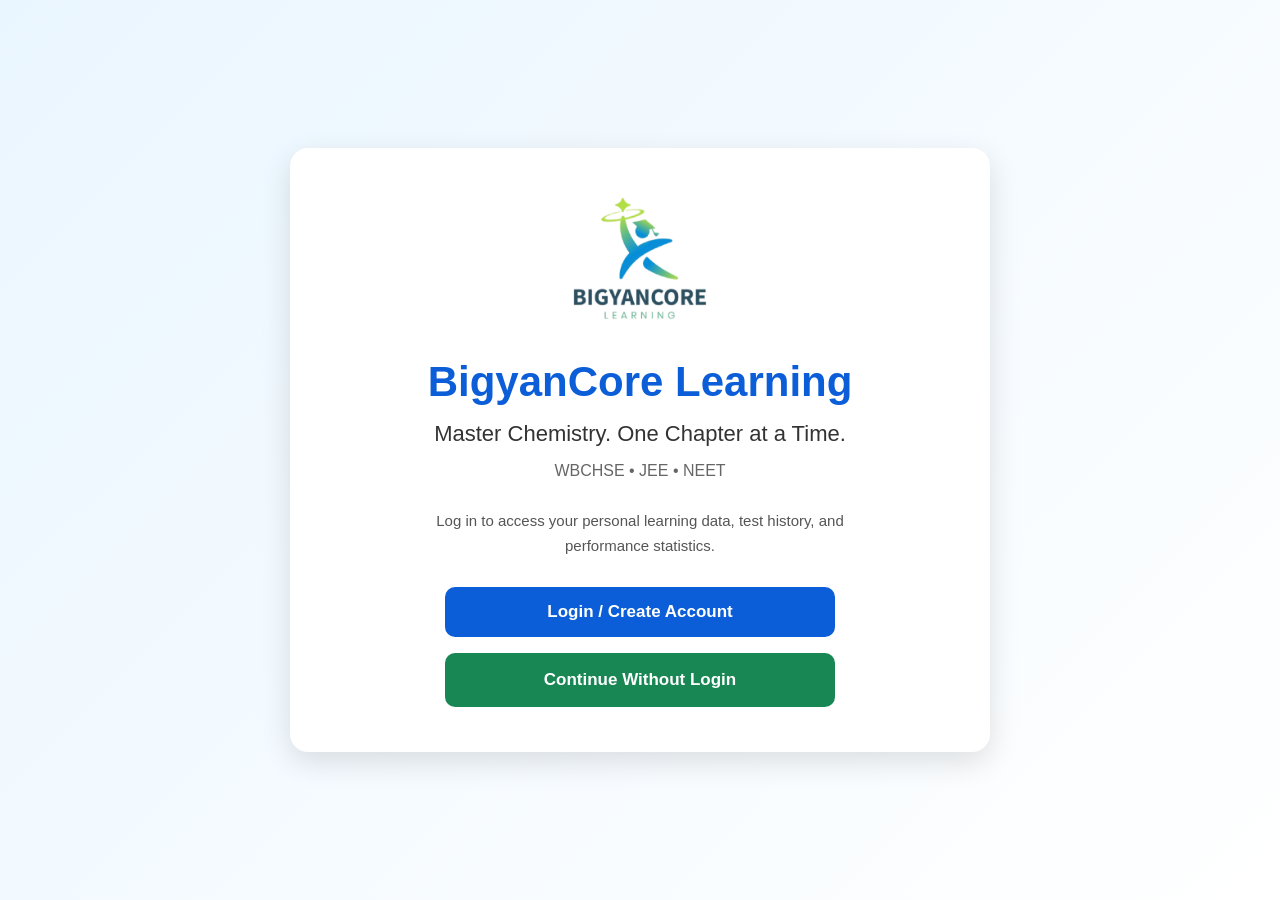
<file: index.html>
<!DOCTYPE html>
<html lang="en">
<head>
    <meta charset="UTF-8">
    <meta name="viewport" content="width=device-width, initial-scale=1.0">
    <title>BigyanCore Learning</title>
    <link rel="stylesheet" href="css/home.css">
</head>
<body>
    <div class="home-container">
        <img src="images/logo.png" alt="BigyanCore Logo" class="logo">
        <h1>BigyanCore Learning</h1>
        <p class="tagline">
            Master Chemistry. One Chapter at a Time.
        </p>
        <p class="subtitle">
            WBCHSE • JEE • NEET
        </p>
        <p class="login-message">
            Log in to access your personal learning data, test history,
            and performance statistics.
        </p>
        <a href="login.html" class="start-btn">
            Login / Create Account
        </a>
        <a href="chemistry.html" class="guest-btn">
            Continue Without Login
        </a>
    </div>
</body>
</html>
</file>
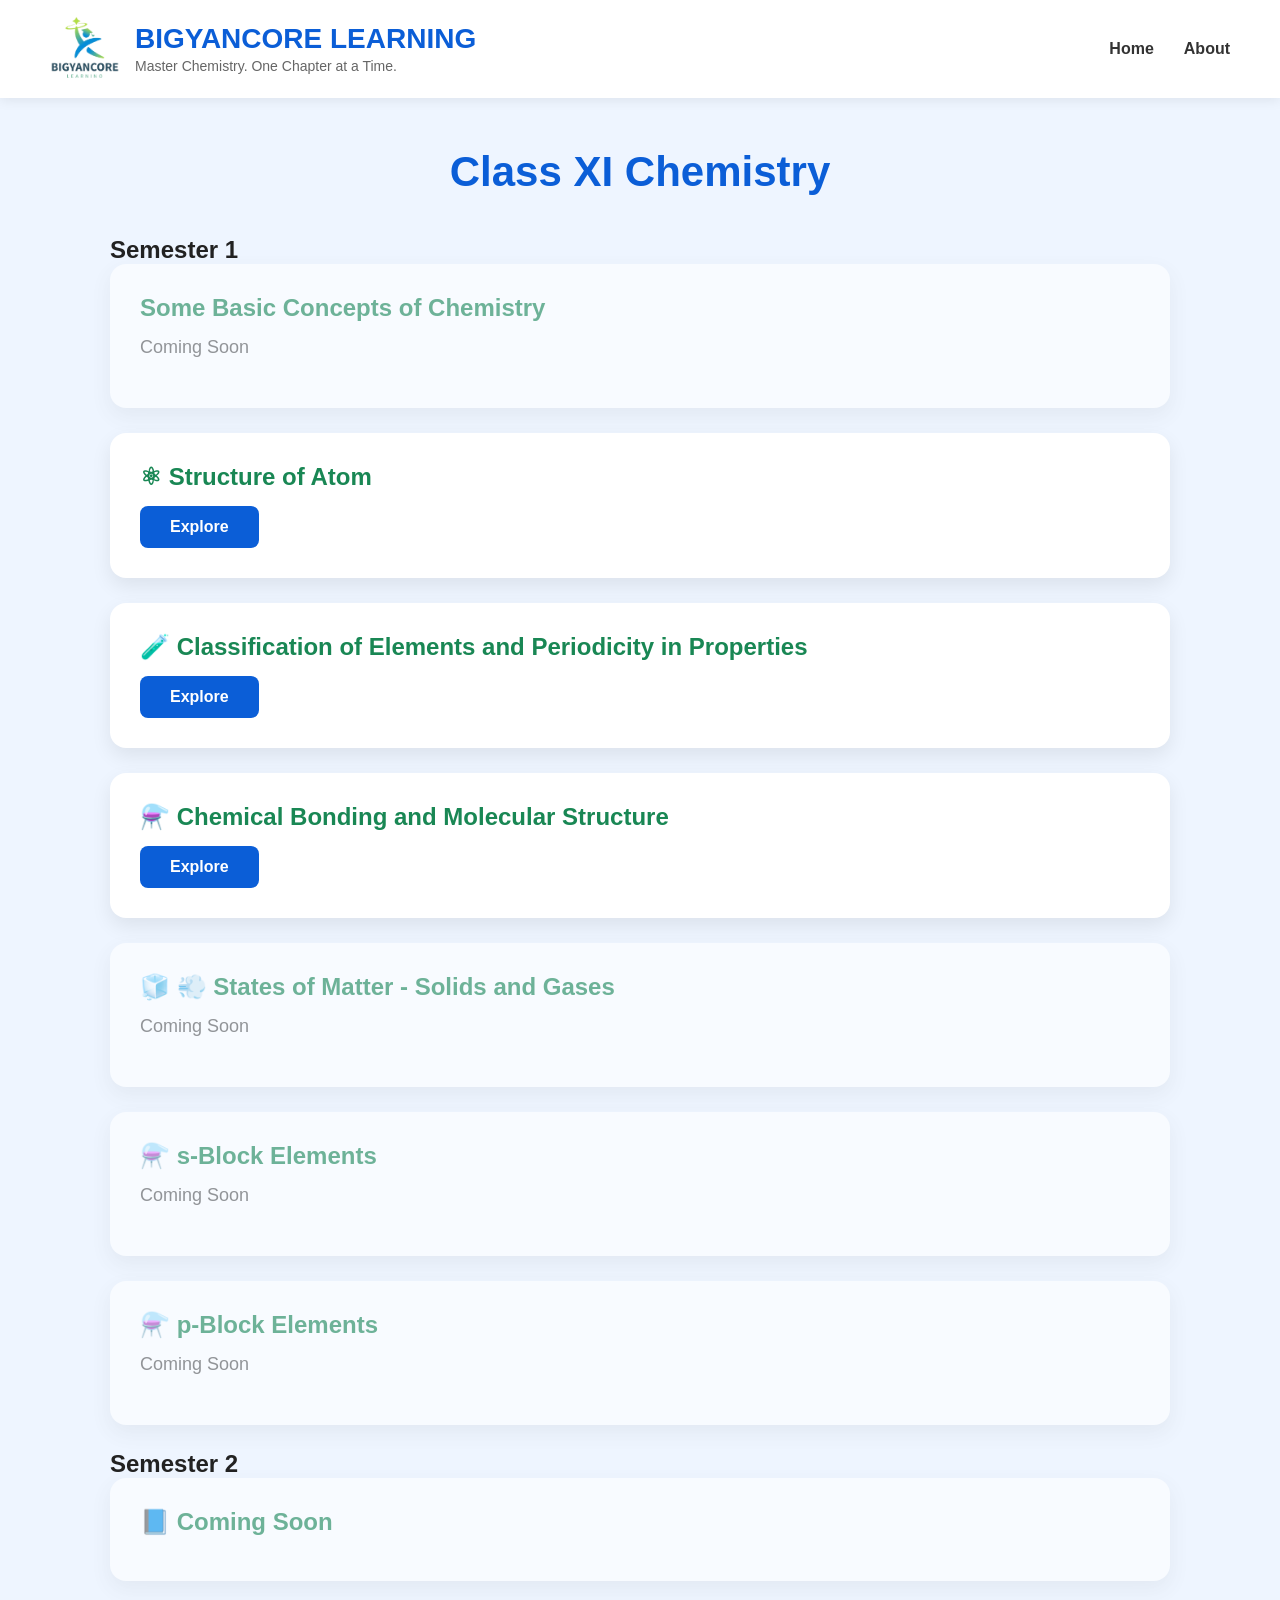
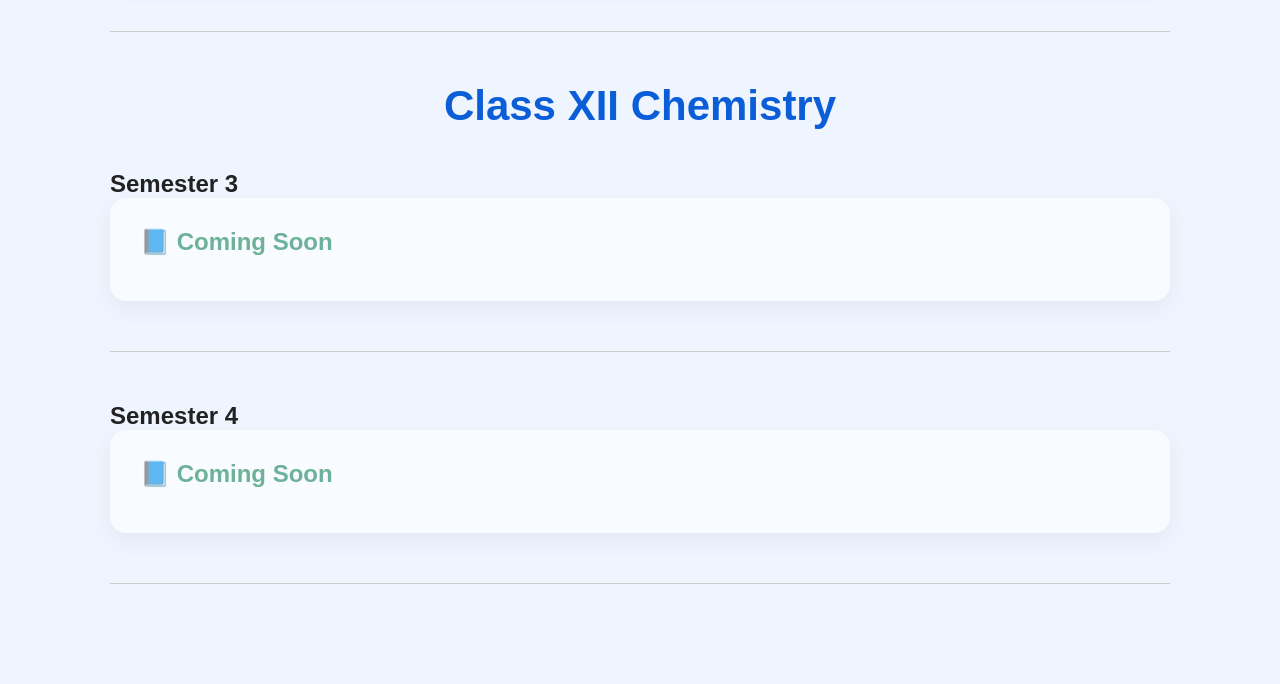
<file: chemistry.html>
<!DOCTYPE html>
<html lang="en">
<head>
    <meta charset="UTF-8">
    <meta name="viewport" content="width=device-width, initial-scale=1.0">
    <title>Chemistry | BigyanCore Learning</title>
    <link rel="stylesheet" href="css/chapter.css">
</head>
<body>
<!-- Navigation Bar -->
<header class="navbar">
    <div class="logo-section">
        <img src="images/logo.png" alt="BigyanCore Logo" class="nav-logo">
        <div>
            <h2>BIGYANCORE LEARNING</h2>
            <p>Master Chemistry. One Chapter at a Time.</p>
        </div>
    </div>
    <nav>
        <a href="index.html">Home</a>
        <a href="#">About</a>
    </nav>
</header>

<div class="page-container">
    <h1>Class XI Chemistry</h1>
    
    <h2>Semester 1</h2>
    
    <div class="chapter-card disabled">
        <h2>Some Basic Concepts of Chemistry</h2>
        <p>Coming Soon</p>
    </div>

    <!-- Dynamically loaded chapters container -->
    <div id="chapterContainer"></div>

    <div class="chapter-card disabled">
        <h2>🧊 💨 States of Matter - Solids and Gases</h2>
        <p>Coming Soon</p>
    </div>
    <div class="chapter-card disabled">
        <h2>⚗️ s-Block Elements</h2>
        <p>Coming Soon</p>
    </div>
    <div class="chapter-card disabled">
        <h2>⚗️ p-Block Elements</h2>
        <p>Coming Soon</p>
    </div>

    <h2>Semester 2</h2>
    <div class="chapter-card disabled">
        <h2>📘 Coming Soon</h2>
    </div>

    <hr>

    <h1>Class XII Chemistry</h1>
    
    <h2>Semester 3</h2>
    <div class="chapter-card disabled">
        <h2>📘 Coming Soon</h2>
    </div>

    <hr>

    <h2>Semester 4</h2>
    <div class="chapter-card disabled">
        <h2>📘 Coming Soon</h2>
    </div>

    <hr>
</div>

<script type="module" src="js/chemistry.js"></script>
</body>
</html>
</file>
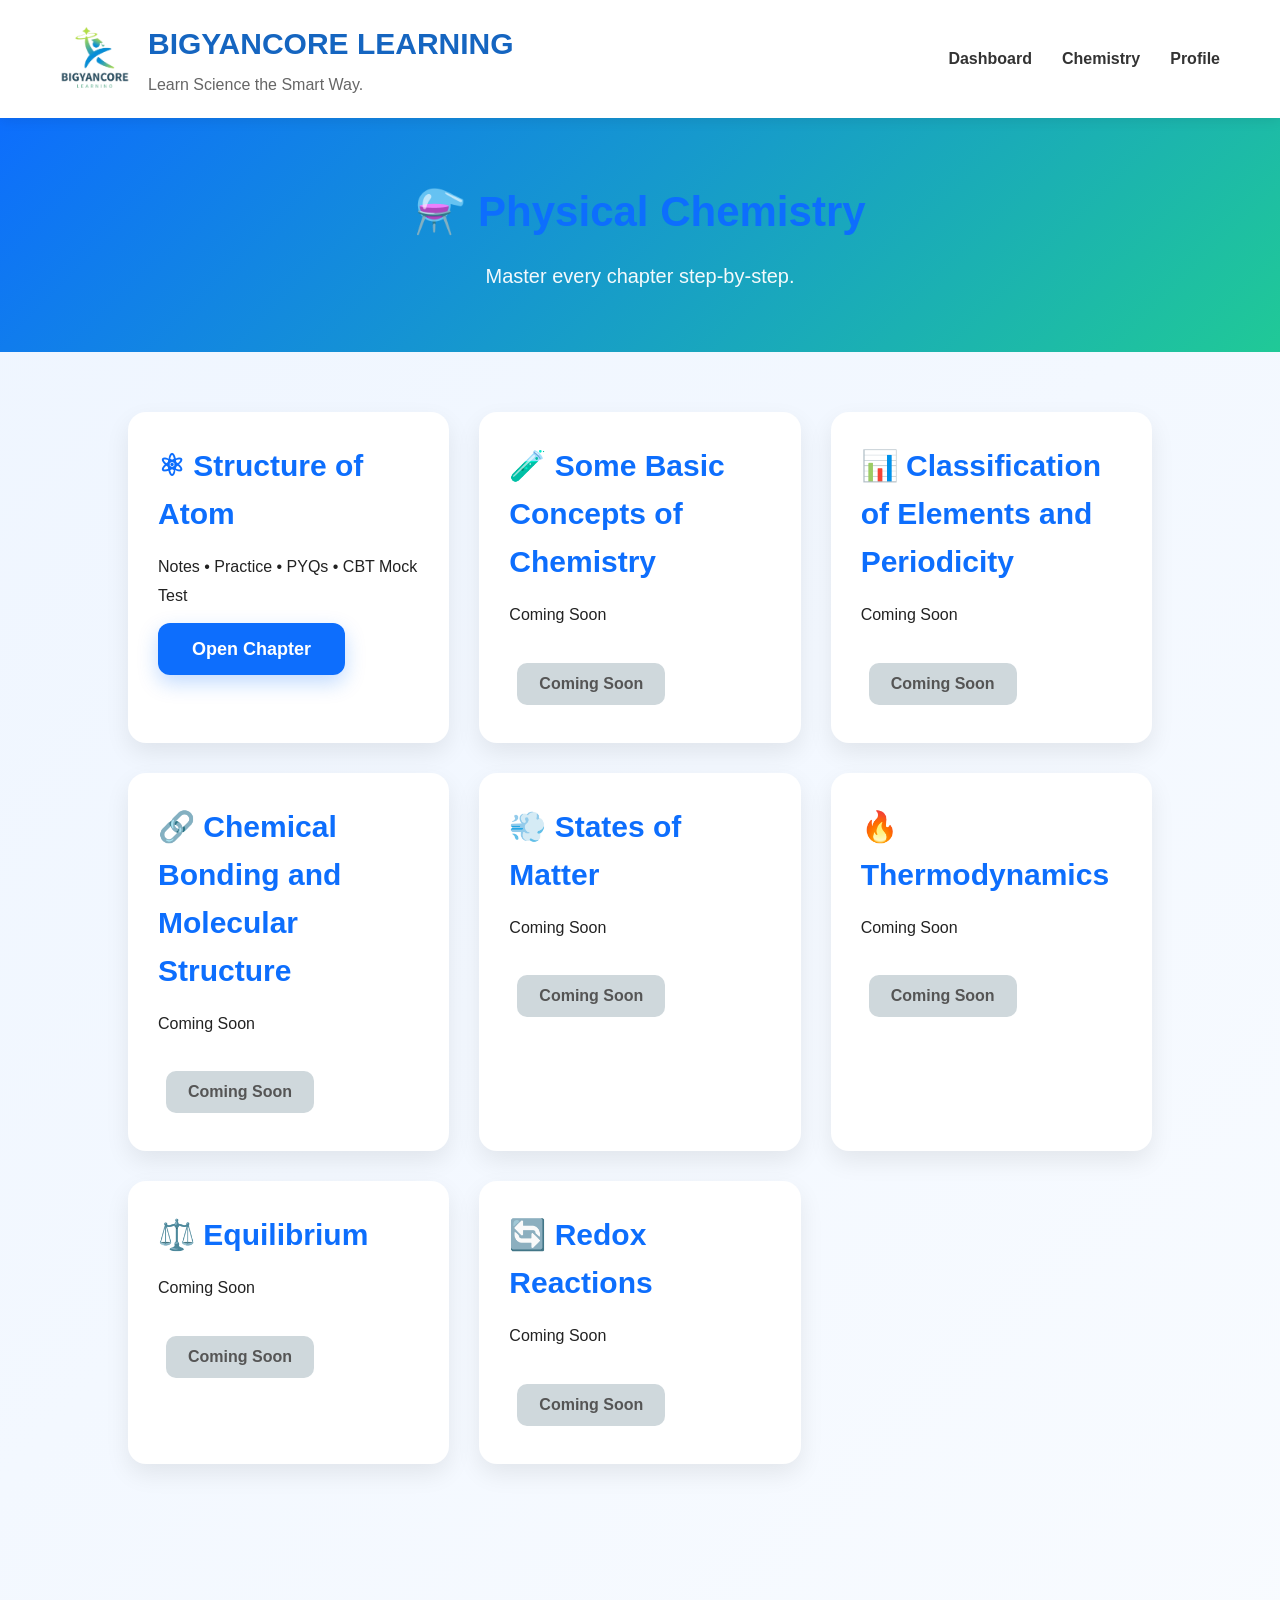
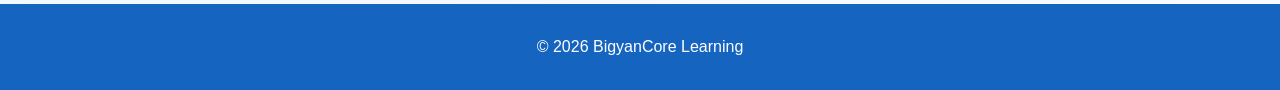
<file: physical-chemistry.html>
<!DOCTYPE html>
<html lang="en">
<head>
    <meta charset="UTF-8">
    <meta name="viewport" content="width=device-width, initial-scale=1.0">
    <title>Physical Chemistry | BigyanCore Learning</title>
    <link rel="stylesheet" href="css/style.css">
</head>
<body>

    <header class="dashboard-header">
        <div class="dashboard-logo">
            <img src="images/logo.png" alt="BigyanCore Logo">
            <div class="logo-text">
                <h2>BIGYANCORE LEARNING</h2>
                <p>Learn Science the Smart Way.</p>
            </div>
        </div>
        <nav>
            <a href="dashboard.html">Dashboard</a>
            <a href="chemistry.html">Chemistry</a>
            <a href="#">Profile</a>
        </nav>
    </header>

    <main>
        <section class="chapter-hero">
            <h1>⚗️ Physical Chemistry</h1>
            <p>Master every chapter step-by-step.</p>
        </section>

        <section class="chapter-list">
            <div class="chapter-item available">
                <h2>⚛ Structure of Atom</h2>
                <p>Notes • Practice • PYQs • CBT Mock Test</p>
                <a href="chapter.html?id=atomic-structure" class="primary-btn">Open Chapter</a>
            </div>

            <div class="chapter-item">
                <h2>🧪 Some Basic Concepts of Chemistry</h2>
                <p>Coming Soon</p>
                <button disabled>Coming Soon</button>
            </div>

            <div class="chapter-item">
                <h2>📊 Classification of Elements and Periodicity</h2>
                <p>Coming Soon</p>
                <button disabled>Coming Soon</button>
            </div>

            <div class="chapter-item">
                <h2>🔗 Chemical Bonding and Molecular Structure</h2>
                <p>Coming Soon</p>
                <button disabled>Coming Soon</button>
            </div>

            <div class="chapter-item">
                <h2>💨 States of Matter</h2>
                <p>Coming Soon</p>
                <button disabled>Coming Soon</button>
            </div>

            <div class="chapter-item">
                <h2>🔥 Thermodynamics</h2>
                <p>Coming Soon</p>
                <button disabled>Coming Soon</button>
            </div>

            <div class="chapter-item">
                <h2>⚖️ Equilibrium</h2>
                <p>Coming Soon</p>
                <button disabled>Coming Soon</button>
            </div>

            <div class="chapter-item">
                <h2>🔄 Redox Reactions</h2>
                <p>Coming Soon</p>
                <button disabled>Coming Soon</button>
            </div>
        </section>
    </main>

    <footer class="dashboard-footer">
        <p>© 2026 BigyanCore Learning</p>
    </footer>

</body>
</html>
</file>
<file: css/home.css>
/* ---------- BigyanCore Homepage ---------- */
* {
    margin: 0;
    padding: 0;
    box-sizing: border-box;
}

body {
    font-family: Arial, Helvetica, sans-serif;
    background: linear-gradient(135deg, #eaf6ff, #ffffff);
    display: flex;
    justify-content: center;
    align-items: center;
    min-height: 100vh;
    padding: 24px;
}

.home-container {
    width: 100%;
    max-width: 700px;
    background: white;
    border-radius: 18px;
    padding: 45px 40px;
    text-align: center;
    box-shadow: 0 10px 30px rgba(0, 0, 0, 0.12);
}

.logo {
    width: 140px;
    max-width: 100%;
    margin-bottom: 25px;
}

h1 {
    color: #0B5ED7;
    font-size: 42px;
    margin-bottom: 15px;
}

.tagline {
    font-size: 22px;
    color: #333;
    margin-bottom: 15px;
}

.subtitle {
    color: #666;
    margin-bottom: 28px;
}

.login-message {
    color: #555;
    font-size: 15px;
    line-height: 1.7;
    max-width: 480px;
    margin: 0 auto 28px;
}

/* Shared button styling */
.start-btn,
.guest-btn {
    display: block;
    width: 100%;
    max-width: 390px;
    margin: 0 auto;
    padding: 15px 24px;
    border-radius: 10px;
    text-decoration: none;
    text-align: center;
    font-size: 17px;
    font-weight: bold;
    transition: background 0.25s ease, transform 0.25s ease;
}

/* Login button */
.start-btn {
    background: #0B5ED7;
    color: white;
    margin-bottom: 16px;
}

.start-btn:hover {
    background: #084298;
    transform: translateY(-2px);
}

/* Continue without login button */
.guest-btn {
    background: #198754;
    color: white;
    border: 2px solid #198754;
}

.guest-btn:hover {
    background: #146c43;
    border-color: #146c43;
    transform: translateY(-2px);
}

/* Mobile layout */
@media (max-width: 600px) {
    .home-container {
        padding: 32px 22px;
    }
    .logo {
        width: 110px;
    }
    h1 {
        font-size: 30px;
    }
    .tagline {
        font-size: 19px;
    }
    .subtitle {
        margin-bottom: 24px;
    }
    .login-message {
        font-size: 14px;
        margin-bottom: 24px;
    }
    .start-btn,
    .guest-btn {
        font-size: 16px;
        padding: 14px 18px;
    }
}
</file>
<file: css/chapter.css>
/* ==========================================
   GLOBAL RESETS & BASE STYLES
========================================== */
* {
    margin: 0;
    padding: 0;
    box-sizing: border-box;
}

body {
    font-family: Arial, Helvetica, sans-serif;
    background: #eef5ff;
    color: #222;
}

/* ==========================================
   NAVIGATION BAR
========================================== */
.navbar {
    background: white;
    display: flex;
    justify-content: space-between;
    align-items: center;
    padding: 15px 50px;
    box-shadow: 0 2px 12px rgba(0, 0, 0, 0.08);
    position: sticky;
    top: 0;
    z-index: 1000;
}

.logo-section {
    display: flex;
    align-items: center;
    gap: 15px;
}

.nav-logo {
    width: 70px;
    height: auto;
}

.logo-section h2 {
    margin: 0;
    color: #0B5ED7;
    font-size: 28px;
}

.logo-section p {
    margin: 3px 0 0;
    color: #666;
    font-size: 14px;
}

nav {
    display: flex;
    gap: 30px;
}

nav a {
    text-decoration: none;
    color: #333;
    font-weight: bold;
    transition: 0.3s;
}

nav a:hover {
    color: #0B5ED7;
}

/* ==========================================
   BIGYANCORE CHEMISTRY DASHBOARD
========================================== */
.page-container {
    max-width: 1100px;
    margin: auto;
    padding: 50px 20px;
}

h1 {
    text-align: center;
    color: #0B5ED7;
    margin-bottom: 40px;
    font-size: 42px;
}

.chapter-card {
    background: white;
    border-radius: 16px;
    padding: 30px;
    margin-bottom: 25px;
    box-shadow: 0 8px 20px rgba(0, 0, 0, 0.08);
    transition: 0.3s;
}

.chapter-card:hover {
    transform: translateY(-5px);
}

.chapter-card h2 {
    color: #198754;
    margin-bottom: 15px;
}

.chapter-card p {
    font-size: 18px;
    color: #555;
    margin-bottom: 20px;
}

.chapter-btn {
    display: inline-block;
    background: #0B5ED7;
    color: white;
    text-decoration: none;
    padding: 12px 30px;
    border-radius: 8px;
    font-weight: bold;
    transition: 0.3s;
}

.chapter-btn:hover {
    background: #198754;
}

.disabled {
    opacity: 0.6;
    pointer-events: none; /* Optional: prevents clicking on disabled buttons */
}

hr {
    margin: 50px 0;
    border: none;
    border-top: 1px solid #ccc;
}
</file>
<file: css/style.css>
/*======================================================
 BIGYANCORE CBT ENGINE v2.0
 Part 1 : Global Theme
 Author : BigyanCore Learning
======================================================*/
/*====================
  ROOT COLORS
=====================*/
:root{
    --primary:#0D6EFD;
    --primary-dark:#084298;
    --secondary:#198754;
    --secondary-dark:#146C43;
    --warning:#FFC107;
    --danger:#DC3545;
    --bg:#F4F8FC;
    --card:#FFFFFF;
    --text:#212529;
    --text-light:#6C757D;
    --shadow:0 8px 25px rgba(0,0,0,.08);
    --radius:16px;
}
/*====================
  RESET
=====================*/
*{
    margin:0;
    padding:0;
    box-sizing:border-box;
}
/*====================
 BODY
=====================*/
body{
    font-family:
    "Segoe UI",
    Tahoma,
    Geneva,
    Verdana,
    sans-serif;
    background:var(--bg);
    color:var(--text);
    line-height:1.6;
}
/*====================
 LINKS
=====================*/
a{
    text-decoration:none;
    color:inherit;
}
/*====================
 HEADINGS
=====================*/
h1{
    font-size:42px;
    color:var(--primary);
    margin-bottom:15px;
}
h2{
    font-size:30px;
    color:var(--primary);
}
h3{
    color:var(--secondary);
}
/*====================
 CARD
=====================*/
.card{
    background:white;
    border-radius:var(--radius);
    box-shadow:var(--shadow);
    padding:35px;
    margin:30px auto;
}
/*====================
 BUTTON
=====================*/
button{
    border:none;
    cursor:pointer;
    border-radius:12px;
    transition:.3s;
    font-weight:600;
}
.primary-btn{
    background:var(--primary);
    color:white;
    padding:16px 35px;
    font-size:18px;
    box-shadow:
    0 8px 20px
    rgba(13,110,253,.25);
}
.primary-btn:hover{
    background:var(--primary-dark);
    transform:translateY(-3px);
}
.secondary-btn{
    background:var(--secondary);
    color:white;
}
.secondary-btn:hover{
    background:var(--secondary-dark);
}
/*====================
 INPUTS
=====================*/
input{
    width:100%;
    padding:16px;
    border-radius:12px;
    border:2px solid #D8E7FF;
    font-size:17px;
    transition:.3s;
}
input:focus{
    border-color:var(--primary);
    box-shadow:
    0 0 15px
    rgba(13,110,253,.18);
    outline:none;
}
label{
    display:block;
    margin-top:20px;
    margin-bottom:8px;
    font-size:18px;
    font-weight:700;
}
/*====================
 EXAM INFO BOX
=====================*/
.exam-grid{
    display:grid;
    grid-template-columns:
    repeat(auto-fit,minmax(180px,1fr));
    gap:20px;
}
.info-box{
    background:white;
    border-radius:16px;
    padding:22px;
    text-align:center;
    border:2px solid #E5EEF9;
    transition:.3s;
}
.info-box:hover{
    transform:translateY(-6px);
    box-shadow:var(--shadow);
}
.info-box h3{
    margin-bottom:10px;
}
.info-box p{
    color:var(--secondary);
    font-size:24px;
    font-weight:bold;
}
/*====================
 ANIMATION
=====================*/
@keyframes fadeIn{
    from{
        opacity:0;
        transform:translateY(20px);
    }
    to{
        opacity:1;
        transform:translateY(0);
    }
}
.card{
    animation:fadeIn .5s ease;
}
/* =====================================================
   Atomic Structure CBT System
   Professional NTA Style Interface
   Bengali Friendly Design
===================================================== */
/* ---------- Global ---------- */
* {
    box-sizing: border-box;
    font-family:
        "Noto Sans Bengali",
        "Nirmala UI",
        "Segoe UI",
        Arial,
        sans-serif;
}
body {
    margin: 0;
    padding: 0;
    background:
    linear-gradient(
        135deg,
        #eef5ff,
        #f8fbff
    );
    color: #222;
    min-height: 100vh;
}
/* ---------- Header ---------- */
.main-header {
    background:
    linear-gradient(
        135deg,
        #0d47a1,
        #1976d2
    );
    color: white;
    padding: 25px;
    text-align: center;
    box-shadow:
    0 4px 15px rgba(0,0,0,0.2);
}
.main-header h1 {
    margin: 0;
    font-size: 30px;
}
.main-header p {
    margin-top: 10px;
    font-size: 16px;
}
/* ---------- Card -\--------- */
.card {
    background:white;
    width:90%;
    max-width:1200px;
    margin:25px auto;
    padding:25px;
    border-radius:15px;
    box-shadow:
    0 5px 20px rgba(0,0,0,0.12);
}
/* ---------- Form ---------- */
label{
    display:block;
    margin-top:20px;
    margin-bottom:10px;
    font-size:22px;
    font-weight:700;
    color:#1d3557;
}
input{
    width:100%;
    padding:16px 18px;
    font-size:18px;
    border:2px solid #dbe8ff;
    border-radius:12px;
    background:#fff;
    outline:none;
    transition:.3s;
}
input:focus{
    border-color:#0d6efd;
    box-shadow:0 0 15px rgba(13,110,253,.2);
}
/* ---------- Buttons ---------- */
button {
    cursor:pointer;
    border:none;
    border-radius:8px;
    padding:12px 20px;
    font-size:16px;
    margin:8px;
    transition:0.3s;
}
button:hover {
    transform:translateY(-2px);
}
.primary-btn{
    background:#0d6efd;
    color:white;
    padding:16px 34px;
    font-size:18px;
    font-weight:bold;
    border-radius:12px;
    box-shadow:0 8px 20px rgba(13,110,253,.25);
}
.primary-btn:hover{
    background:#084298;
    transform:translateY(-3px);
}
.submit-btn {
    width:100%;
    background:#d32f2f;
    color:white;
}
.submit-btn:hover {
    background:#b71c1c;
}
.hint-btn {
    background:#ffb300;
    color:#222;
}
/* ---------- Hidden ---------- */
.hidden {
    display:none;
}
/* ---------- Exam Top Bar ---------- */
.exam-topbar {
    display:flex;
    justify-content:space-around;
    align-items:center;
    flex-wrap:wrap;
    background:#0d47a1;
    color:white;
    padding:15px;
    font-size:18px;
    position:sticky;
    top:0;
    z-index:10;
}
/* ---------- Progress Bar ---------- */
.progress-container {
    width:90%;
    height:15px;
    background:#ddd;
    margin:15px auto;
    border-radius:10px;
}
#progressBar {
    height:100%;
    width:0%;
    background:#2e7d32;
    border-radius:10px;
    transition:0.4s;
}
/* ---------- Layout ---------- */
.exam-layout{
    display:grid;
    grid-template-columns:minmax(0,1fr) 320px;
    gap:20px;
    width:95%;
    max-width:1400px;
    margin:20px auto;
    align-items:start;
}
.palette-area{
    width:100%;
    min-width:0;
    overflow:hidden;
}
#questionPalette{
    width:100%;
}
/* ---------- Question ---------- */
.question-area {
    min-height:500px;
}
#questionText {
    font-size:20px;
    line-height:1.8;
}
/* Options */
.option {
    display:block;
    background:#f4f7fb;
    padding:14px;
    margin:12px 0;
    border-radius:10px;
    border:
    1px solid #ddd;
}
.option:hover {
    background:#e3f2fd;
}
.option input {
    width:auto;
}
/* ---------- Hint ---------- */
.hint-box {
    background:#fff8e1;
    border-left:
    5px solid #ffb300;
    padding:15px;
    margin-top:15px;
    border-radius:8px;
}
/* ---------- Navigation ---------- */
.navigation-buttons {
    display:flex;
    justify-content:space-between;
    margin-top:30px;
}
/* ---------- Question Palette ---------- */
#questionPalette{
    display:grid;
    grid-template-columns:repeat(5,minmax(40px,1fr));
    gap:10px;
    width:100%;
}
.palette-btn{
    width:100%;
    aspect-ratio:1;
    padding:0;
    border:none;
    border-radius:8px;
    cursor:pointer;
    font-weight:600;
    background:#eee;
}
.answered {
    background:#43a047;
    color:white;
}
.notAnswered {
    background:#e53935;
    color:white;
}
.review {
    background:#fbc02d;
}
/* ---------- Result ---------- */
.result-box {
    text-align:center;
    font-size:20px;
}
.score {
    font-size:45px;
    font-weight:bold;
    color:#1565c0;
}
/* ---------- Mobile ---------- */
@media(max-width:900px){
.exam-layout {
    grid-template-columns:1fr;
}
.main-header h1 {
    font-size:22px;
}
.card {
    width:95%;
    padding:18px;
}
#questionText {
    font-size:17px;
}
#questionPalette {
    grid-template-columns:
    repeat(7,1fr);
}
}
@media(max-width:500px){
#questionPalette {
    grid-template-columns:
    repeat(5,1fr);
}
button {
    width:100%;
}
.navigation-buttons {
    flex-direction:column;
}
}
/* ===============================
   Exam Information
================================ */
.exam-info{
    margin-bottom:30px;
}
.exam-grid{
    display:grid;
    grid-template-columns:repeat(auto-fit,minmax(180px,1fr));
    gap:20px;
    margin-top:25px;
}
.info-box{
    background:#f7fbff;
    border:2px solid #dcecff;
    border-radius:12px;
    padding:20px;
    text-align:center;
    transition:.3s;
}
.info-box:hover{
    transform:translateY(-5px);
    box-shadow:0 8px 18px rgba(0,0,0,.12);
}
.info-box h3{
    color:#0B5ED7;
    margin-bottom:10px;
}
.info-box p{
    font-size:22px;
    font-weight:bold;
    color:#198754;
}
/* ====================================
   Student Information Card Upgrade
==================================== */
#student-section h2{
    font-size:42px;
    color:#0d47a1;
    margin-bottom:30px;
}
#student-section{
    animation:fadeIn .6s ease;
}
@keyframes fadeIn{
    from{
        opacity:0;
        transform:translateY(20px);
    }
    to{
        opacity:1;
        transform:translateY(0);
    }
}
/*==================================================
 BIGYANCORE STUDENT DASHBOARD
==================================================*/
.dashboard-header{
    display:flex;
    justify-content:space-between;
    align-items:center;
    padding:20px 60px;
    background:white;
    box-shadow:0 3px 12px rgba(0,0,0,.08);
    position:sticky;
    top:0;
    z-index:1000;
}
.dashboard-logo{
    display:flex;
    align-items:center;
    gap:18px;
}
.dashboard-logo img{
    width:70px;
}
.dashboard-logo h2{
    margin:0;
    color:#1565C0;
}
.dashboard-logo p{
    margin-top:4px;
    color:#666;
}
.dashboard-header nav{
    display:flex;
    gap:30px;
}
.dashboard-header nav a{
    text-decoration:none;
    color:#333;
    font-weight:600;
    transition:.3s;
}
.dashboard-header nav a:hover{
    color:#1565C0;
}
/*========================*/
.welcome-banner{
    background:linear-gradient(135deg,#1565C0,#009966);
    color:white;
    padding:60px;
    text-align:center;
}
.welcome-banner h1{
    color:white;
    font-size:48px;
    margin-bottom:15px;
}
.welcome-banner p{
    font-size:20px;
}
/*========================*/
.dashboard-container{
    max-width:1200px;
    margin:50px auto;
    display:grid;
    grid-template-columns:repeat(auto-fit,minmax(230px,1fr));
    gap:25px;
    padding:0 20px;
}
.progress-card{
    background:white;
    border-radius:18px;
    padding:30px;
    text-align:center;
    box-shadow:0 8px 25px rgba(0,0,0,.08);
    transition:.3s;
}
.progress-card:hover{
    transform:translateY(-8px);
}
.progress-card h2{
    color:#009966;
    font-size:40px;
    margin:15px 0;
}
/*========================*/
.continue-learning{
    max-width:1200px;
    margin:auto;
    padding:20px;
}
.chapter-card{
    background:white;
    border-radius:20px;
    padding:35px;
    margin-top:25px;
    box-shadow:0 8px 20px rgba(0,0,0,.08);
}
.chapter-card p{
    margin:15px 0 25px;
}
/*========================*/
.recent-activity{
    max-width:1200px;
    margin:60px auto;
    padding:20px;
}
.activity-box{
    background:white;
    border-left:6px solid #009966;
    padding:20px;
    margin:20px 0;
    border-radius:12px;
    box-shadow:0 4px 12px rgba(0,0,0,.08);
}
.activity-box span{
    color:#1565C0;
    font-weight:bold;
}
/*========================*/
.dashboard-footer{
    margin-top:80px;
    padding:30px;
    background:#1565C0;
    color:white;
    text-align:center;
}
.google-btn{
    width:100%;
    margin-top:15px;
    padding:14px;
    border:none;
    border-radius:10px;
    background:white;
    color:#333;
    font-size:16px;
    font-weight:600;
    cursor:pointer;
    display:flex;
    justify-content:center;
    align-items:center;
    gap:12px;
    box-shadow:0 4px 12px rgba(0,0,0,.12);
    transition:.3s;
}
.google-btn:hover{
    transform:translateY(-2px);
    box-shadow:0 8px 20px rgba(0,0,0,.18);
}
/* ===========================
   Dashboard User Profile
=========================== */
.user-profile{
    display:flex;
    align-items:center;
    gap:20px;
}
.user-profile img{
    width:80px;
    height:80px;
    border-radius:50%;
    border:4px solid #ffffff;
    object-fit:cover;
    box-shadow:0 6px 15px rgba(0,0,0,.2);
}
.user-profile h1{
    margin:0;
}
.user-profile p{
    margin-top:8px;
    color:#f5f5f5;
    font-size:16px;
}
.welcome-banner{
    display:flex;
    justify-content:space-between;
    align-items:center;
    flex-wrap:wrap;
}
.logout-btn{
    padding:12px 24px;
    border:none;
    border-radius:10px;
    cursor:pointer;
    font-weight:600;
    background:#e53935;
    color:white;
    transition:.3s;
}
.logout-btn:hover{
    background:#c62828;
}
/* ==========================
Atomic Structure Page
========================== */
.chapter-hero{
padding:60px 10%;
background:linear-gradient(135deg,#0d6efd,#20c997);
color:white;
text-align:center;
}
.chapter-hero h1{
font-size:42px;
margin-bottom:15px;
}
.chapter-hero p{
font-size:20px;
opacity:.95;
}
.chapter-progress{
display:grid;
grid-template-columns:repeat(auto-fit,minmax(220px,1fr));
gap:25px;
padding:50px 10%;
}
.learning-grid{
display:grid;
grid-template-columns:repeat(auto-fit,minmax(280px,1fr));
gap:30px;
padding:20px 10% 70px;
}
.learning-card{
background:white;
border-radius:18px;
padding:30px;
box-shadow:0 12px 30px rgba(0,0,0,.08);
transition:.3s;
}
.learning-card:hover{
transform:translateY(-8px);
}
.learning-card h2{
margin-bottom:15px;
}
.learning-card p{
line-height:1.8;
margin-bottom:25px;
}
/*======================================================
  BIGYANCORE CBT ENGINE v2.0
  Part 1 : Global Theme
  Author : BigyanCore Learning
======================================================*/
/*====================
  ROOT COLORS
=====================*/
:root{
    --primary:#0D6EFD;
    --primary-dark:#084298;
    --secondary:#198754;
    --secondary-dark:#146C43;
    --warning:#FFC107;
    --danger:#DC3545;
    --bg:#F4F8FC;
    --card:#FFFFFF;
    --text:#212529;
    --text-light:#6C757D;
    --shadow:0 8px 25px rgba(0,0,0,.08);
    --radius:16px;
}
/*====================
  RESET
=====================*/
*{
    margin:0;
    padding:0;
    box-sizing:border-box;
}
/*====================
  BODY
=====================*/
body{
    font-family:
    "Segoe UI",
    Tahoma,
    Geneva,
    Verdana,
    sans-serif;
    background:var(--bg);
    color:var(--text);
    line-height:1.6;
}
/*====================
  LINKS
=====================*/
a{
    text-decoration:none;
    color:inherit;
}
/*====================
  HEADINGS
=====================*/
h1{
    font-size:42px;
    color:var(--primary);
    margin-bottom:15px;
}
h2{
    font-size:30px;
    color:var(--primary);
}
h3{
    color:var(--secondary);
}
/*====================
  CARD
=====================*/
.card{
    background:white;
    border-radius:var(--radius);
    box-shadow:var(--shadow);
    padding:35px;
    margin:30px auto;
}
/*====================
  BUTTON
=====================*/
button{
    border:none;
    cursor:pointer;
    border-radius:12px;
    transition:.3s;
    font-weight:600;
}
.primary-btn{
    background:var(--primary);
    color:white;
    padding:16px 35px;
    font-size:18px;
    box-shadow:
    0 8px 20px
    rgba(13,110,253,.25);
}
.primary-btn:hover{
    background:var(--primary-dark);
    transform:translateY(-3px);
}
.secondary-btn{
    background:var(--secondary);
    color:white;
}
.secondary-btn:hover{
    background:var(--secondary-dark);
}
/*====================
  INPUTS
=====================*/
input{
    width:100%;
    padding:16px;
    border-radius:12px;
    border:2px solid #D8E7FF;
    font-size:17px;
    transition:.3s;
}
input:focus{
    border-color:var(--primary);
    box-shadow:
    0 0 15px
    rgba(13,110,253,.18);
    outline:none;
}
label{
    display:block;
    margin-top:20px;
    margin-bottom:8px;
    font-size:18px;
    font-weight:700;
}
/*====================
  EXAM INFO BOX
=====================*/
.exam-grid{
    display:grid;
    grid-template-columns:
    repeat(auto-fit,minmax(180px,1fr));
    gap:20px;
}
.info-box{
    background:white;
    border-radius:16px;
    padding:22px;
    text-align:center;
    border:2px solid #E5EEF9;
    transition:.3s;
}
.info-box:hover{
    transform:translateY(-6px);
    box-shadow:var(--shadow);
}
.info-box h3{
    margin-bottom:10px;
}
.info-box p{
    color:var(--secondary);
    font-size:24px;
    font-weight:bold;
}
/*====================
  ANIMATION
=====================*/
@keyframes fadeIn{
    from{
        opacity:0;
        transform:translateY(20px);
    }
    to{
        opacity:1;
        transform:translateY(0);
    }
}
.card{
    animation:fadeIn .5s ease;
}
/* =====================================================
   Atomic Structure CBT System
   Professional NTA Style Interface
   Bengali Friendly Design
===================================================== */
body {
    margin: 0;
    padding: 0;
    background:
    linear-gradient(
        135deg,
        #eef5ff,
        #f8fbff
    );
    color: #222;
    min-height: 100vh;
}
/* ---------- Header ---------- */
.main-header {
    background:
    linear-gradient(
        135deg,
        #0d47a1,
        #1976d2
    );
    color: white;
    padding: 25px;
    text-align: center;
    box-shadow:
    0 4px 15px rgba(0,0,0,0.2);
}
.main-header h1 {
    margin: 0;
    font-size: 30px;
}
.main-header p {
    margin-top: 10px;
    font-size: 16px;
}
/* ---------- Card ---------- */
.card {
    background:white;
    width:90%;
    max-width:1200px;
    margin:25px auto;
    padding:25px;
    border-radius:15px;
    box-shadow:
    0 5px 20px rgba(0,0,0,0.12);
}
/* ---------- Form ---------- */
label{
    display:block;
    margin-top:20px;
    margin-bottom:10px;
    font-size:22px;
    font-weight:700;
    color:#1d3557;
}
input{
    width:100%;
    padding:16px 18px;
    font-size:18px;
    border:2px solid #dbe8ff;
    border-radius:12px;
    background:#fff;
    outline:none;
    transition:.3s;
}
input:focus{
    border-color:#0d6efd;
    box-shadow:0 0 15px rgba(13,110,253,.2);
}
/* ---------- Buttons ---------- */
button {
    cursor:pointer;
    border:none;
    border-radius:8px;
    padding:12px 20px;
    font-size:16px;
    margin:8px;
    transition:0.3s;
}
button:hover {
    transform:translateY(-2px);
}
.primary-btn{
    background:#0d6efd;
    color:white;
    padding:16px 34px;
    font-size:18px;
    font-weight:bold;
    border-radius:12px;
    box-shadow:0 8px 20px rgba(13,110,253,.25);
}
.primary-btn:hover{
    background:#084298;
    transform:translateY(-3px);
}
.submit-btn {
    width:100%;
    background:#d32f2f;
    color:white;
}
.submit-btn:hover {
    background:#b71c1c;
}
.hint-btn {
    background:#ffb300;
    color:#222;
}
/* ---------- Hidden ---------- */
.hidden {
    display:none;
}
/* ---------- Exam Top Bar ---------- */
.exam-topbar {
    display:flex;
    justify-content:space-around;
    align-items:center;
    flex-wrap:wrap;
    background:#0d47a1;
    color:white;
    padding:15px;
    font-size:18px;
    position:sticky;
    top:0;
    z-index:10;
}
/* ---------- Progress Bar ---------- */
.progress-container {
    width:90%;
    height:15px;
    background:#ddd;
    margin:15px auto;
    border-radius:10px;
}
#progressBar {
    height:100%;
    width:0%;
    background:#2e7d32;
    border-radius:10px;
    transition:0.4s;
}
/* ---------- Layout ---------- */
.exam-layout{
    display:grid;
    grid-template-columns:minmax(0,1fr) 320px;
    gap:20px;
    width:95%;
    max-width:1400px;
    margin:20px auto;
    align-items:start;
}
.palette-area{
    width:100%;
    min-width:0;
    overflow:hidden;
}
#questionPalette{
    width:100%;
}
/* ---------- Question ---------- */
.question-area {
    min-height:500px;
}
#questionText {
    font-size:20px;
    line-height:1.8;
}
/* Options */
.option {
    display:block;
    background:#f4f7fb;
    padding:14px;
    margin:12px 0;
    border-radius:10px;
    border:
    1px solid #ddd;
}
.option:hover {
    background:#e3f2fd;
}
.option input {
    width:auto;
}
/* ---------- Hint ---------- */
.hint-box {
    background:#fff8e1;
    border-left:
    5px solid #ffb300;
    padding:15px;
    margin-top:15px;
    border-radius:8px;
}
/* ---------- Navigation ---------- */
.navigation-buttons {
    display:flex;
    justify-content:space-between;
    margin-top:30px;
}
/* ---------- Question Palette ---------- */
#questionPalette{
    display:grid;
    grid-template-columns:repeat(5,minmax(40px,1fr));
    gap:10px;
    width:100%;
}
.palette-btn{
    width:100%;
    aspect-ratio:1;
    padding:0;
    border:none;
    border-radius:8px;
    cursor:pointer;
    font-weight:600;
    background:#eee;
}
.answered {
    background:#43a047;
    color:white;
}
.notAnswered {
    background:#e53935;
    color:white;
}
.review {
    background:#fbc02d;
}
/* ---------- Result ---------- */
.result-box {
    text-align:center;
    font-size:20px;
}
.score {
    font-size:45px;
    font-weight:bold;
    color:#1565c0;
}
/* ---------- Mobile ---------- */
@media(max-width:900px){
.exam-layout {
    grid-template-columns:1fr;
}
.main-header h1 {
    font-size:22px;
}
.card {
    width:95%;
    padding:18px;
}
#questionText {
    font-size:17px;
}
#questionPalette {
    grid-template-columns:
    repeat(7,1fr);
}
}
@media(max-width:500px){
#questionPalette {
    grid-template-columns:
    repeat(5,1fr);
}
button {
    width:100%;
}
.navigation-buttons {
    flex-direction:column;
}
}
/* ===============================
   Exam Information
================================ */
.exam-info{
    margin-bottom:30px;
}
.exam-grid{
    display:grid;
    grid-template-columns:repeat(auto-fit,minmax(180px,1fr));
    gap:20px;
    margin-top:25px;
}
.info-box{
    background:#f7fbff;
    border:2px solid #dcecff;
    border-radius:12px;
    padding:20px;
    text-align:center;
    transition:.3s;
}
.info-box:hover{
    transform:translateY(-5px);
    box-shadow:0 8px 18px rgba(0,0,0,.12);
}
.info-box h3{
    color:#0B5ED7;
    margin-bottom:10px;
}
.info-box p{
    font-size:22px;
    font-weight:bold;
    color:#198754;
}
/* ====================================
   Student Information Card Upgrade
==================================== */
#student-section h2{
    font-size:42px;
    color:#0d47a1;
    margin-bottom:30px;
}
#student-section{
    animation:fadeIn .6s ease;
}
/*==================================================
  BIGYANCORE STUDENT DASHBOARD
==================================================*/
.dashboard-header{
    display:flex;
    justify-content:space-between;
    align-items:center;
    padding:20px 60px;
    background:white;
    box-shadow:0 3px 12px rgba(0,0,0,.08);
    position:sticky;
    top:0;
    z-index:1000;
}
.dashboard-logo{
    display:flex;
    align-items:center;
    gap:18px;
}
.dashboard-logo img{
    width:70px;
}
.dashboard-logo h2{
    margin:0;
    color:#1565C0;
}
.dashboard-logo p{
    margin-top:4px;
    color:#666;
}
.dashboard-header nav{
    display:flex;
    gap:30px;
}
.dashboard-header nav a{
    text-decoration:none;
    color:#333;
    font-weight:600;
    transition:.3s;
}
.dashboard-header nav a:hover{
    color:#1565C0;
}
/*========================*/
.welcome-banner{
    background:linear-gradient(135deg,#1565C0,#009966);
    color:white;
    padding:60px;
    text-align:center;
}
.welcome-banner h1{
    color:white;
    font-size:48px;
    margin-bottom:15px;
}
.welcome-banner p{
    font-size:20px;
}
/*========================*/
.dashboard-container{
    max-width:1200px;
    margin:50px auto;
    display:grid;
    grid-template-columns:repeat(auto-fit,minmax(230px,1fr));
    gap:25px;
    padding:0 20px;
}
.progress-card{
    background:white;
    border-radius:18px;
    padding:30px;
    text-align:center;
    box-shadow:0 8px 25px rgba(0,0,0,.08);
    transition:.3s;
}
.progress-card:hover{
    transform:translateY(-8px);
}
.progress-card h2{
    color:#009966;
    font-size:40px;
    margin:15px 0;
}
/*========================*/
.continue-learning{
    max-width:1200px;
    margin:auto;
    padding:20px;
}
.chapter-card{
    background:white;
    border-radius:20px;
    padding:35px;
    margin-top:25px;
    box-shadow:0 8px 20px rgba(0,0,0,.08);
}
.chapter-card p{
    margin:15px 0 25px;
}
/*========================*/
.recent-activity{
    max-width:1200px;
    margin:60px auto;
    padding:20px;
}
.activity-box{
    background:white;
    border-left:6px solid #009966;
    padding:20px;
    margin:20px 0;
    border-radius:12px;
    box-shadow:0 4px 12px rgba(0,0,0,.08);
}
.activity-box span{
    color:#1565C0;
    font-weight:bold;
}
/*========================*/
.dashboard-footer{
    margin-top:80px;
    padding:30px;
    background:#1565C0;
    color:white;
    text-align:center;
}
.google-btn{
    width:100%;
    margin-top:15px;
    padding:14px;
    border:none;
    border-radius:10px;
    background:white;
    color:#333;
    font-size:16px;
    font-weight:600;
    cursor:pointer;
    display:flex;
    justify-content:center;
    align-items:center;
    gap:12px;
    box-shadow:0 4px 12px rgba(0,0,0,.12);
    transition:.3s;
}
.google-btn:hover{
    transform:translateY(-2px);
    box-shadow:0 8px 20px rgba(0,0,0,.18);
}
/* ===========================
   Dashboard User Profile
=========================== */
.user-profile{
    display:flex;
    align-items:center;
    gap:20px;
}
.user-profile img{
    width:80px;
    height:80px;
    border-radius:50%;
    border:4px solid #ffffff;
    object-fit:cover;
    box-shadow:0 6px 15px rgba(0,0,0,.2);
}
.user-profile h1{
    margin:0;
}
.user-profile p{
    margin-top:8px;
    color:#f5f5f5;
    font-size:16px;
}
.welcome-banner{
    display:flex;
    justify-content:space-between;
    align-items:center;
    flex-wrap:wrap;
}
.logout-btn{
    padding:12px 24px;
    border:none;
    border-radius:10px;
    cursor:pointer;
    font-weight:600;
    background:#e53935;
    color:white;
    transition:.3s;
}
.logout-btn:hover{
    background:#c62828;
}
/* ==========================
Atomic Structure Page
========================== */
.chapter-hero{
    padding:60px 10%;
    background:linear-gradient(135deg,#0d6efd,#20c997);
    color:white;
    text-align:center;
}
.chapter-hero h1{
    font-size:42px;
    margin-bottom:15px;
}
.chapter-hero p{
    font-size:20px;
    opacity:.95;
}
.chapter-progress{
    display:grid;
    grid-template-columns:repeat(auto-fit,minmax(220px,1fr));
    gap:25px;
    padding:50px 10%;
}
.learning-grid{
    display:grid;
    grid-template-columns:repeat(auto-fit,minmax(280px,1fr));
    gap:30px;
    padding:20px 10% 70px;
}
.learning-card{
    background:white;
    border-radius:18px;
    padding:30px;
    box-shadow:0 12px 30px rgba(0,0,0,.08);
    transition:.3s;
}
.learning-card:hover{
    transform:translateY(-8px);
}
.learning-card h2{
    margin-bottom:15px;
}
.learning-card p{
    line-height:1.8;
    margin-bottom:25px;
}
/* ==========================
Physical Chemistry
========================== */
.chapter-list{
    padding:60px 10%;
    display:grid;
    grid-template-columns:repeat(auto-fit,minmax(320px,1fr));
    gap:30px;
}
.chapter-item{
    background:white;
    padding:30px;
    border-radius:18px;
    box-shadow:0 10px 25px rgba(0,0,0,.08);
    transition:.3s;
}
.chapter-item:hover{
    transform:translateY(-8px);
}
.chapter-item h2{
    margin-bottom:15px;
}
.chapter-item p{
    margin-bottom:25px;
    line-height:1.8;
}
.chapter-item button{
    padding:12px 22px;
    border:none;
    border-radius:10px;
    background:#cfd8dc;
    color:#555;
    cursor:not-allowed;
    font-weight:600;
}
/* ==========================
RESULT PAGE
========================== */
.result-container{
    padding:60px 10%;
    display:flex;
    justify-content:center;
}
.result-card{
    background:white;
    padding:40px;
    border-radius:20px;
    box-shadow:0 15px 35px rgba(0,0,0,.08);
    max-width:900px;
    width:100%;
    text-align:center;
}
.result-photo{
    width:120px;
    height:120px;
    border-radius:50%;
    object-fit:cover;
    margin-bottom:20px;
}
.result-grid{
    display:grid;
    grid-template-columns:repeat(auto-fit,minmax(180px,1fr));
    gap:20px;
    margin-top:30px;
}
.result-box{
    background:#f8f9fa;
    padding:20px;
    border-radius:12px;
}
.result-actions{
    margin-top:40px;
    display:flex;
    gap:20px;
    justify-content:center;
    flex-wrap:wrap;
}
.performance-summary{
    width:90%;
    max-width:1200px;
    margin:40px auto;
}
.summary-grid{
    display:grid;
    grid-template-columns:repeat(3,1fr);
    gap:25px;
}
.summary-card{
    background:#fff;
    border-radius:15px;
    padding:25px;
    text-align:center;
    box-shadow:0 5px 15px rgba(0,0,0,.08);
}
.summary-card h3{
    margin-bottom:20px;
    color:#555;
}
.summary-card h2{
    color:#1f6fe5;
    font-size:2rem;
}
@media(max-width:900px){
    .summary-grid{
        grid-template-columns:1fr;
    }
}
.cbt-stats{
    margin-top:15px;
    padding-top:12px;
    border-top:1px solid #e5e5e5;
}
.cbt-stats p{
    margin:8px 0;
    font-size:15px;
    font-weight:600;
}
.best-score{
    color:#2e7d32;
}
.attempts{
    color:#1565c0;
}
#user-photo{
    width:80px;
    height:80px;
    border-radius:50%;
    object-fit:cover;
    display:block;
}
</file>
